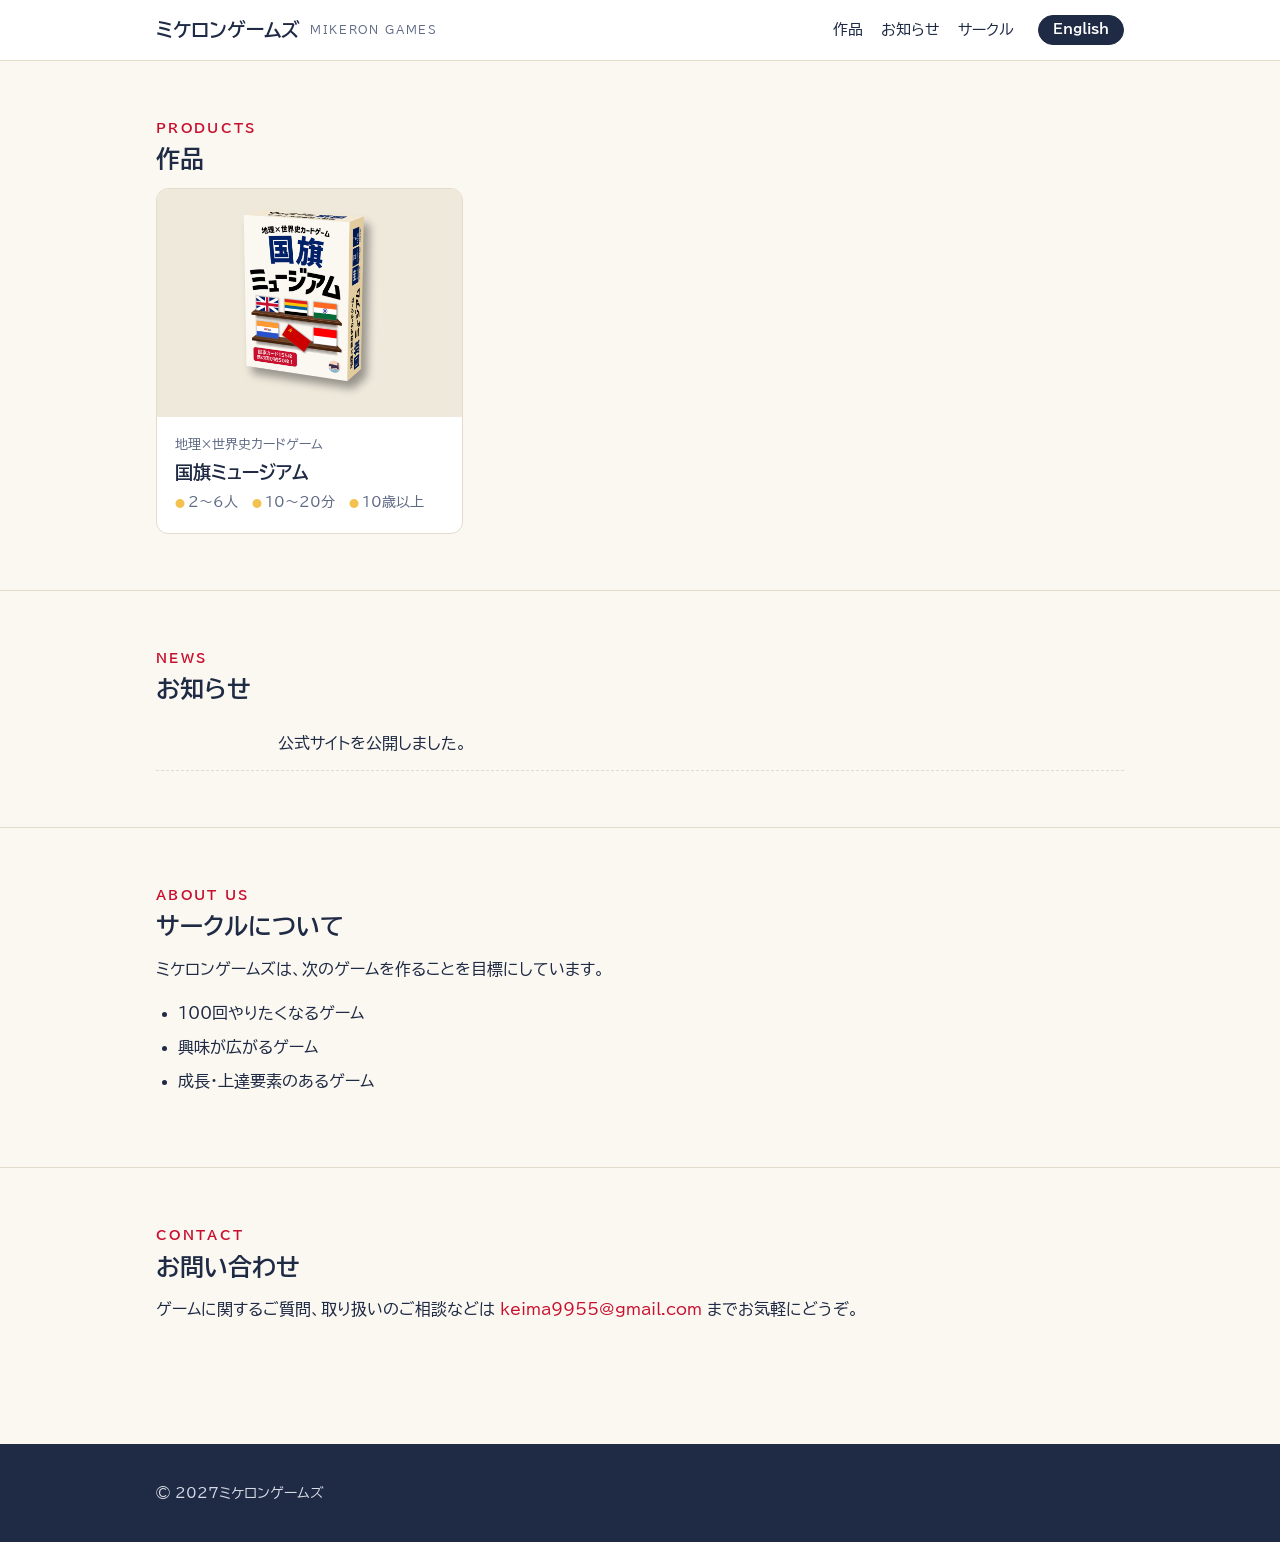
<file: index.html>
<!DOCTYPE html>
<html lang="ja">
<head>
  <meta charset="utf-8">
  <meta name="viewport" content="width=device-width, initial-scale=1">
  <title>ミケロンゲームズ | ボードゲーム制作サークル</title>
  <meta name="description" content="ミケロンゲームズはボードゲームを作るサークルです。国旗と歴史のカードゲーム『国旗ミュージアム』を制作しています。">
  <link rel="alternate" hreflang="ja" href="https://mikeron-games.com/">
  <link rel="alternate" hreflang="en" href="https://mikeron-games.com/en/">
  <link rel="icon" href="/img/favicon.png">
  <link rel="apple-touch-icon" href="/img/apple-touch-icon.png">
  <link rel="preconnect" href="https://fonts.googleapis.com">
  <link href="https://fonts.googleapis.com/css2?family=BIZ+UDPGothic:wght@400;700&display=swap" rel="stylesheet">
  <link rel="stylesheet" href="/css/style.css">
</head>
<body>

<header class="site-header">
  <div class="container">
    <a class="brand" href="/">ミケロンゲームズ <small>MIKERON GAMES</small></a>
    <nav class="nav">
      <a href="/games/">作品</a>
      <a href="/#news">お知らせ</a>
      <a href="/#about">サークル</a>
      <a class="lang" href="/en/" hreflang="en" lang="en">English</a>
    </nav>
  </div>
</header>

<main>


  <!-- 作品一覧 -->
  <section id="products">
    <div class="container">
      <span class="eyebrow">PRODUCTS</span>
      <h2>作品</h2>
      <ul class="cards">
        <li class="card">
          <a href="/games/flag_museum/">
            <div class="thumb"><img src="/games/flag_museum/img/box_lid.png" alt="国旗ミュージアムの箱" width="600" height="450"></div>
            <div class="body">
              <div class="genre">地理×世界史カードゲーム</div>
              <h3>国旗ミュージアム</h3>
              <ul class="spec"><li>2〜6人</li><li>10〜20分</li><li>10歳以上</li></ul>
            </div>
          </a>
        </li>
      </ul>
    </div>
  </section>

  <!-- お知らせ -->
  <section id="news">
    <div class="container">
      <span class="eyebrow">NEWS</span>
      <h2>お知らせ</h2>
      <ul class="news">
        <li><time></time><div>公式サイトを公開しました。</div></li>  <!-- 公開日が決まったら <time datetime="2026-MM-DD">2026.MM.DD</time> に -->
      </ul>
    </div>
  </section>

  <!-- サークルについて -->
  <section id="about">
    <div class="container">
      <span class="eyebrow">ABOUT US</span>
      <h2>サークルについて</h2>
      <p>ミケロンゲームズは、次のゲームを作ることを目標にしています。</p>
      <ul class="aims">
        <li>100回やりたくなるゲーム</li>
        <li>興味が広がるゲーム</li>
        <li>成長・上達要素のあるゲーム</li>
      </ul>
    </div>
  </section>

  <!-- お問い合わせ -->
  <section id="contact">
    <div class="container">
      <span class="eyebrow">CONTACT</span>
      <h2>お問い合わせ</h2>
      <p>ゲームに関するご質問、取り扱いのご相談などは <a class="mail" data-u="keima9955" data-d="gmail.com"><noscript>keima9955 (at) gmail.com</noscript></a> までお気軽にどうぞ。</p>
    </div>
  </section>

</main>

<footer class="site-footer">
  <div class="container">
    <div>© 2027ミケロンゲームズ</div>

  </div>
</footer>

<script src="/js/mail.js" defer></script>
</body>
</html>
</file>
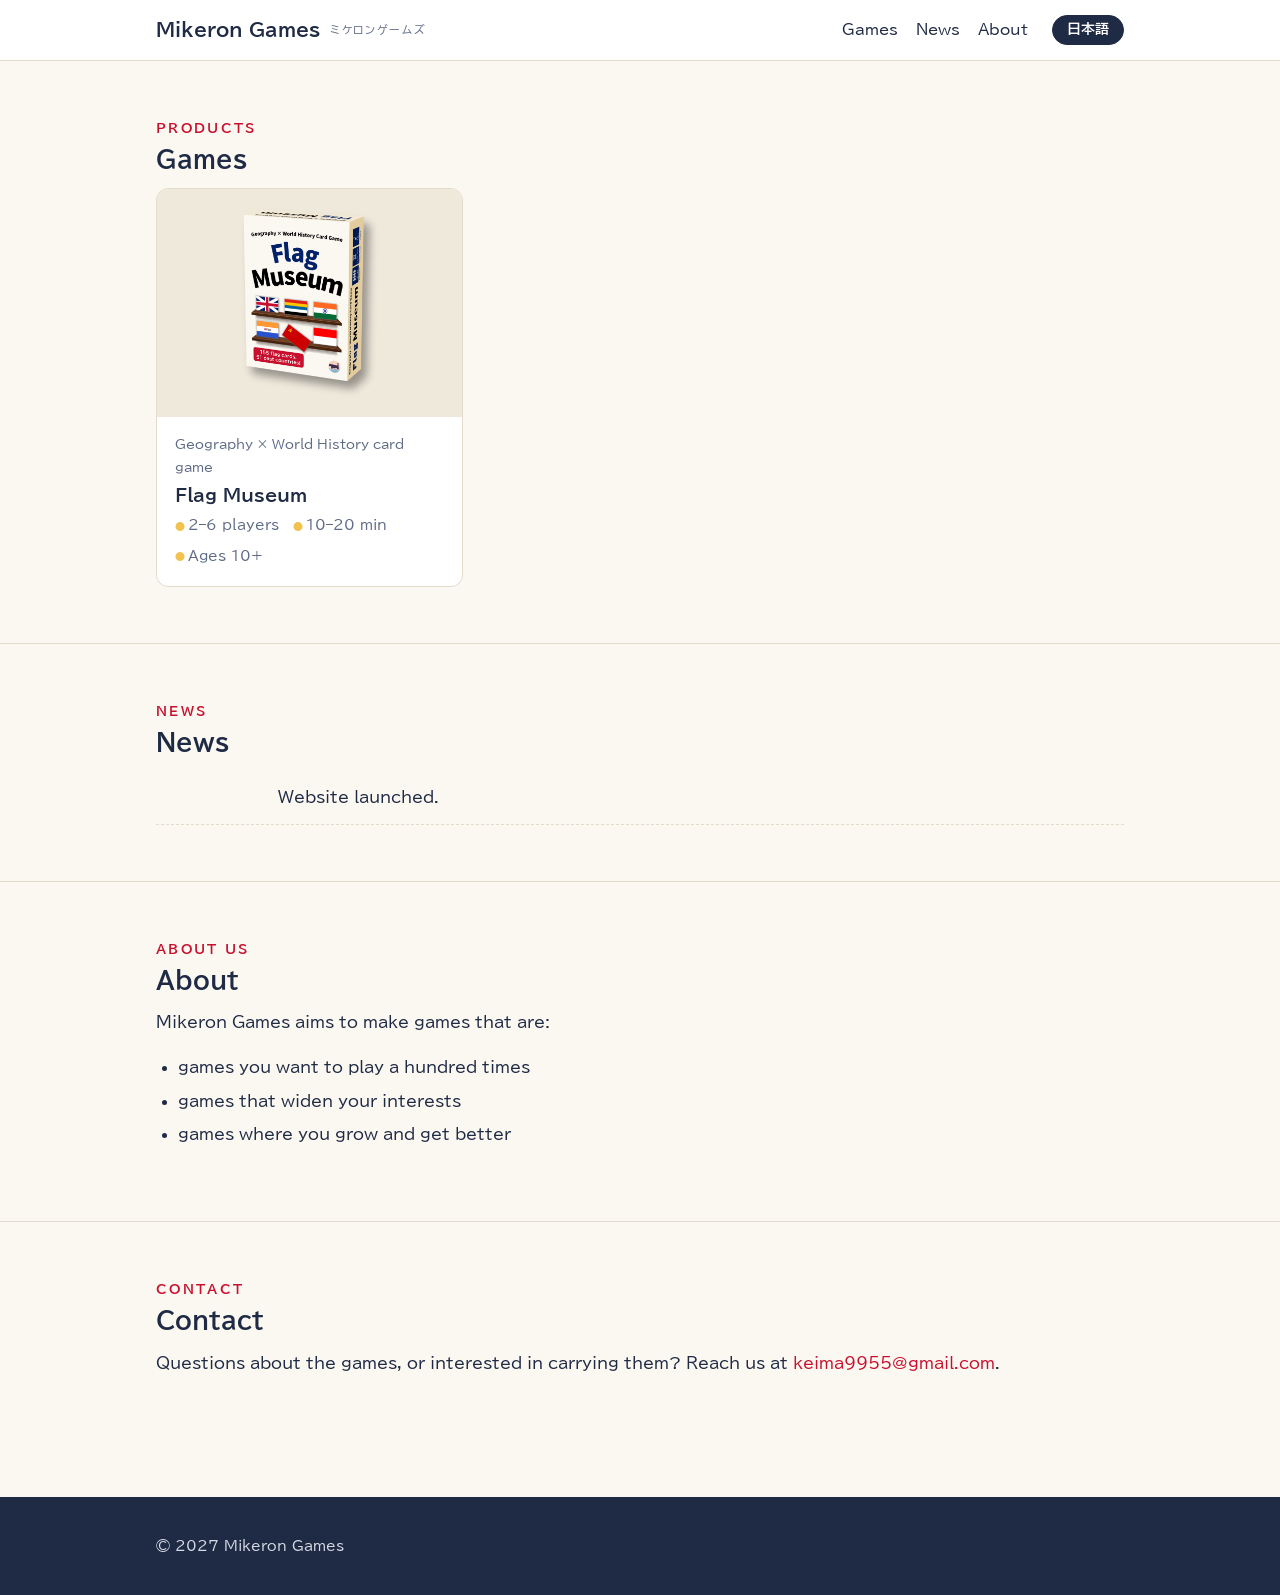
<file: en/index.html>
<!DOCTYPE html>
<html lang="en">
<head>
  <meta charset="utf-8">
  <meta name="viewport" content="width=device-width, initial-scale=1">
  <title>Mikeron Games | Board game studio</title>
  <meta name="description" content="Mikeron Games is a small board game studio. Our first title is Flag Museum, a geography and world-history card game.">
  <link rel="alternate" hreflang="ja" href="https://mikeron-games.com/">
  <link rel="alternate" hreflang="en" href="https://mikeron-games.com/en/">
  <link rel="icon" href="/img/favicon.png">
  <link rel="apple-touch-icon" href="/img/apple-touch-icon.png">
  <link rel="preconnect" href="https://fonts.googleapis.com">
  <link href="https://fonts.googleapis.com/css2?family=BIZ+UDPGothic:wght@400;700&display=swap" rel="stylesheet">
  <link rel="stylesheet" href="/css/style.css">
</head>
<body>

<header class="site-header">
  <div class="container">
    <a class="brand" href="/en/">Mikeron Games <small>ミケロンゲームズ</small></a>
    <nav class="nav">
      <a href="/en/games/">Games</a>
      <a href="/en/#news">News</a>
      <a href="/en/#about">About</a>
      <a class="lang" href="/" hreflang="ja" lang="ja">日本語</a>
    </nav>
  </div>
</header>

<main>

  <!-- Games -->
  <section id="products">
    <div class="container">
      <span class="eyebrow">PRODUCTS</span>
      <h2>Games</h2>
      <ul class="cards">
        <li class="card">
          <a href="/en/games/flag_museum/">
            <div class="thumb"><img src="/games/flag_museum/img/box_lid_en.png" alt="Flag Museum box" width="600" height="450"></div>
            <div class="body">
              <div class="genre">Geography × World History card game</div>
              <h3>Flag Museum</h3>
              <ul class="spec"><li>2–6 players</li><li>10–20 min</li><li>Ages 10+</li></ul>
            </div>
          </a>
        </li>
      </ul>
    </div>
  </section>

  <!-- News -->
  <section id="news">
    <div class="container">
      <span class="eyebrow">NEWS</span>
      <h2>News</h2>
      <ul class="news">
        <li><time></time><div>Website launched.</div></li>  <!-- add the date: <time datetime="2026-MM-DD">2026.MM.DD</time> -->
      </ul>
    </div>
  </section>

  <!-- About -->
  <section id="about">
    <div class="container">
      <span class="eyebrow">ABOUT US</span>
      <h2>About</h2>
      <p>Mikeron Games aims to make games that are:</p>
      <ul class="aims">
        <li>games you want to play a hundred times</li>
        <li>games that widen your interests</li>
        <li>games where you grow and get better</li>
      </ul>
    </div>
  </section>

  <!-- Contact -->
  <section id="contact">
    <div class="container">
      <span class="eyebrow">CONTACT</span>
      <h2>Contact</h2>
      <p>Questions about the games, or interested in carrying them? Reach us at <a class="mail" data-u="keima9955" data-d="gmail.com"><noscript>keima9955 (at) gmail.com</noscript></a>.</p>
    </div>
  </section>

</main>

<footer class="site-footer">
  <div class="container">
    <div>© 2027 Mikeron Games</div>

  </div>
</footer>

<script src="/js/mail.js" defer></script>
</body>
</html>
</file>
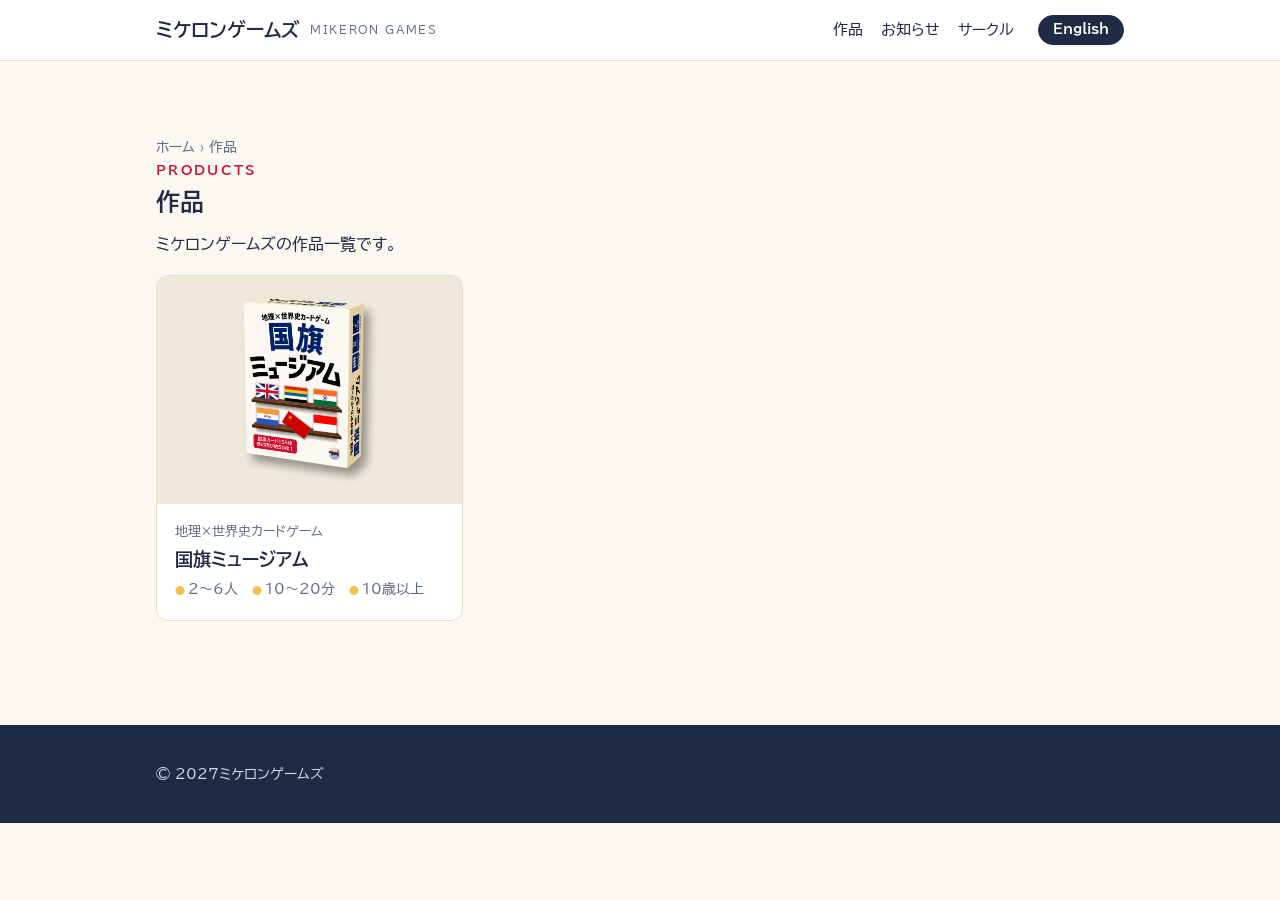
<file: games/index.html>
<!DOCTYPE html>
<html lang="ja">
<head>
  <meta charset="utf-8">
  <meta name="viewport" content="width=device-width, initial-scale=1">
  <title>作品 | ミケロンゲームズ</title>
  <meta name="description" content="ミケロンゲームズの作品一覧。">
  <link rel="alternate" hreflang="ja" href="https://mikeron-games.com/games/">
  <link rel="alternate" hreflang="en" href="https://mikeron-games.com/en/games/">
  <link rel="icon" href="/img/favicon.png">
  <link rel="apple-touch-icon" href="/img/apple-touch-icon.png">
  <link rel="preconnect" href="https://fonts.googleapis.com">
  <link href="https://fonts.googleapis.com/css2?family=BIZ+UDPGothic:wght@400;700&display=swap" rel="stylesheet">
  <link rel="stylesheet" href="/css/style.css">
</head>
<body>

<header class="site-header">
  <div class="container">
    <a class="brand" href="/">ミケロンゲームズ <small>MIKERON GAMES</small></a>
    <nav class="nav">
      <a href="/games/">作品</a>
      <a href="/#news">お知らせ</a>
      <a href="/#about">サークル</a>
      <a class="lang" href="/en/games/" hreflang="en" lang="en">English</a>
    </nav>
  </div>
</header>

<main>
  <section>
    <div class="container">
      <p class="breadcrumb"><a href="/">ホーム</a> › 作品</p>
      <span class="eyebrow">PRODUCTS</span>
      <h2>作品</h2>
      <p>ミケロンゲームズの作品一覧です。</p>
      <ul class="cards">
        <li class="card">
          <a href="/games/flag_museum/">
            <div class="thumb"><img src="/games/flag_museum/img/box_lid.png" alt="国旗ミュージアムの箱" width="600" height="450"></div>
            <div class="body">
              <div class="genre">地理×世界史カードゲーム</div>
              <h3>国旗ミュージアム</h3>
              <ul class="spec"><li>2〜6人</li><li>10〜20分</li><li>10歳以上</li></ul>
            </div>
          </a>
        </li>
        <!-- 次の作品はこの <li class="card"> … </li> を複製して足す -->
      </ul>
    </div>
  </section>
</main>

<footer class="site-footer">
  <div class="container">
    <div>© 2027ミケロンゲームズ</div>
  </div>
</footer>

</body>
</html>
</file>
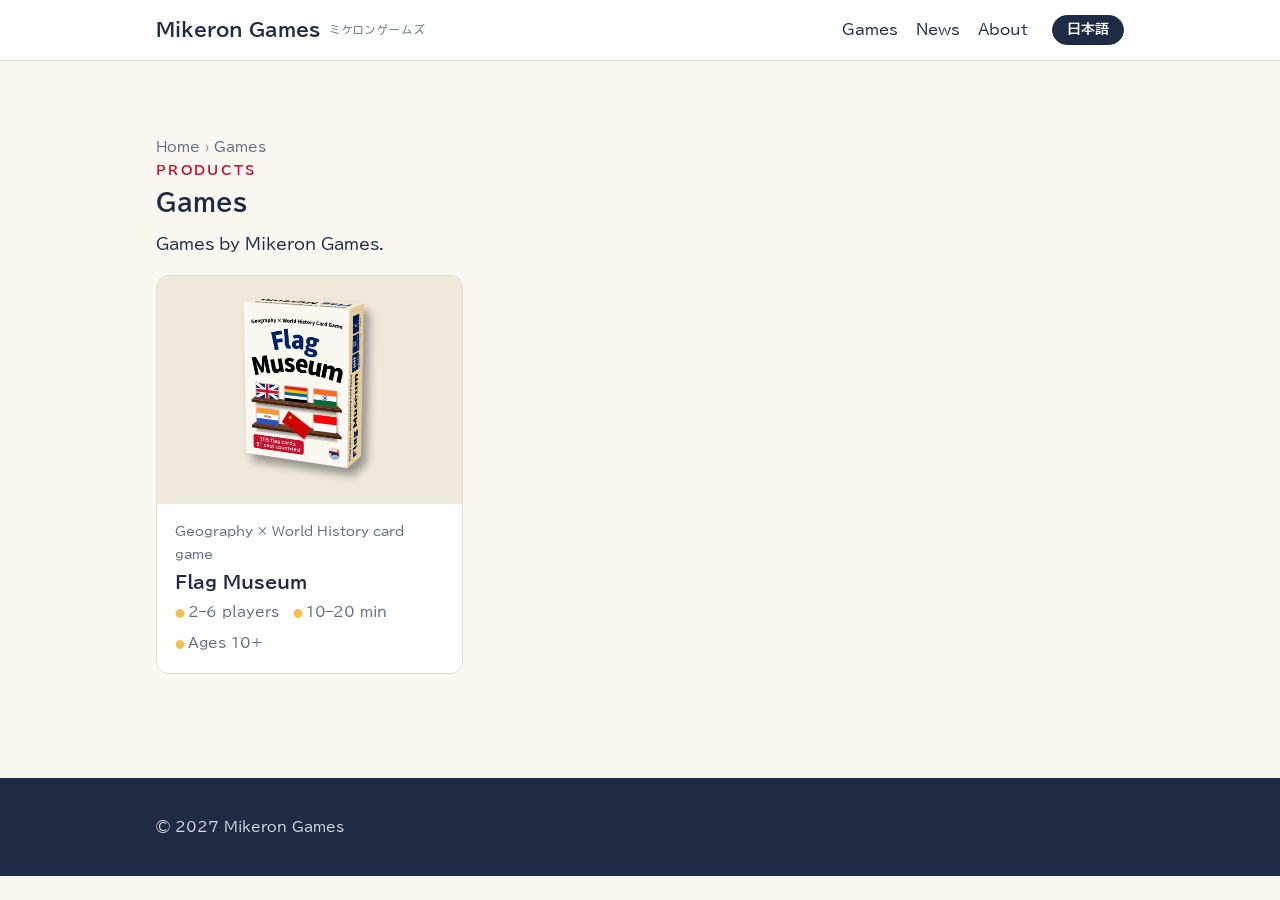
<file: en/games/index.html>
<!DOCTYPE html>
<html lang="en">
<head>
  <meta charset="utf-8">
  <meta name="viewport" content="width=device-width, initial-scale=1">
  <title>Games | Mikeron Games</title>
  <meta name="description" content="Games by Mikeron Games.">
  <link rel="alternate" hreflang="ja" href="https://mikeron-games.com/games/">
  <link rel="alternate" hreflang="en" href="https://mikeron-games.com/en/games/">
  <link rel="icon" href="/img/favicon.png">
  <link rel="apple-touch-icon" href="/img/apple-touch-icon.png">
  <link rel="preconnect" href="https://fonts.googleapis.com">
  <link href="https://fonts.googleapis.com/css2?family=BIZ+UDPGothic:wght@400;700&display=swap" rel="stylesheet">
  <link rel="stylesheet" href="/css/style.css">
</head>
<body>

<header class="site-header">
  <div class="container">
    <a class="brand" href="/en/">Mikeron Games <small>ミケロンゲームズ</small></a>
    <nav class="nav">
      <a href="/en/games/">Games</a>
      <a href="/en/#news">News</a>
      <a href="/en/#about">About</a>
      <a class="lang" href="/games/" hreflang="ja" lang="ja">日本語</a>
    </nav>
  </div>
</header>

<main>
  <section>
    <div class="container">
      <p class="breadcrumb"><a href="/en/">Home</a> › Games</p>
      <span class="eyebrow">PRODUCTS</span>
      <h2>Games</h2>
      <p>Games by Mikeron Games.</p>
      <ul class="cards">
        <li class="card">
          <a href="/en/games/flag_museum/">
            <div class="thumb"><img src="/games/flag_museum/img/box_lid_en.png" alt="Flag Museum box" width="600" height="450"></div>
            <div class="body">
              <div class="genre">Geography × World History card game</div>
              <h3>Flag Museum</h3>
              <ul class="spec"><li>2–6 players</li><li>10–20 min</li><li>Ages 10+</li></ul>
            </div>
          </a>
        </li>
        <!-- To add a game, copy the <li class="card"> … </li> block above -->
      </ul>
    </div>
  </section>
</main>

<footer class="site-footer">
  <div class="container">
    <div>© 2027 Mikeron Games</div>
  </div>
</footer>

</body>
</html>
</file>
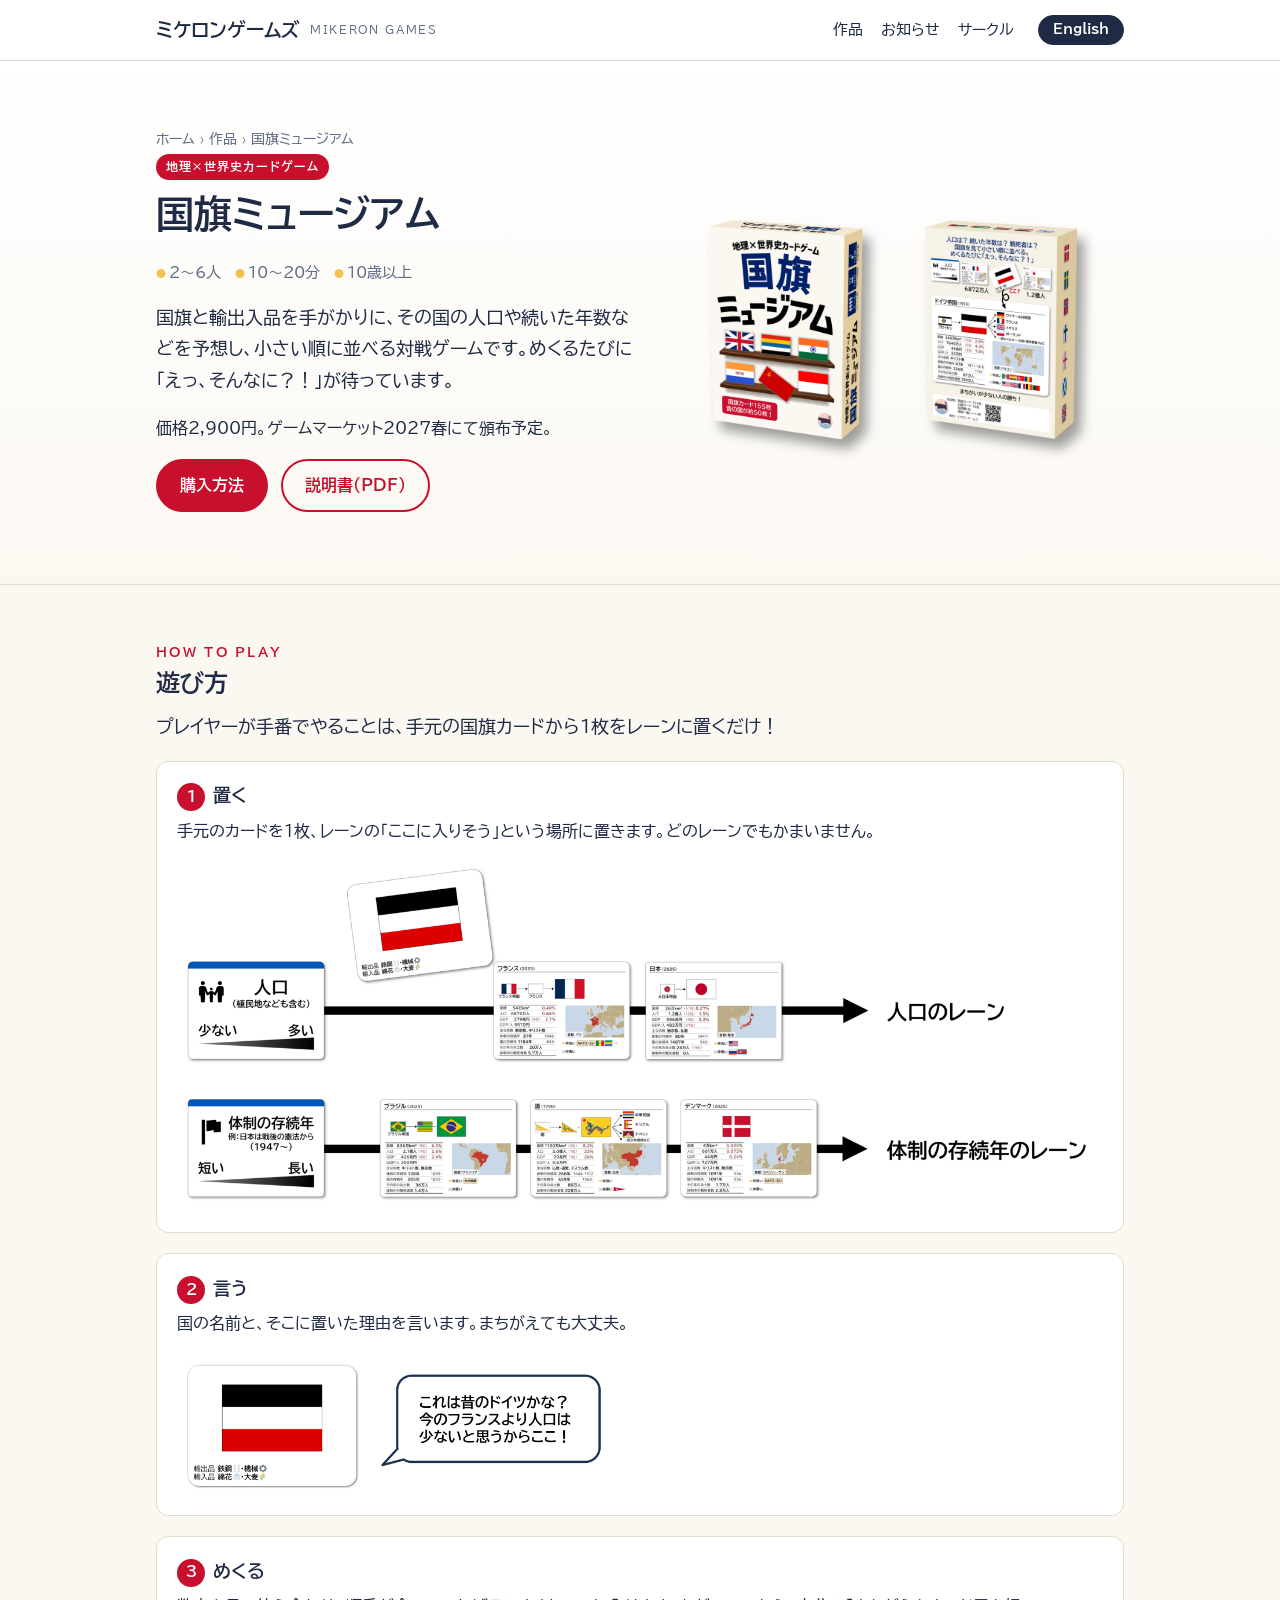
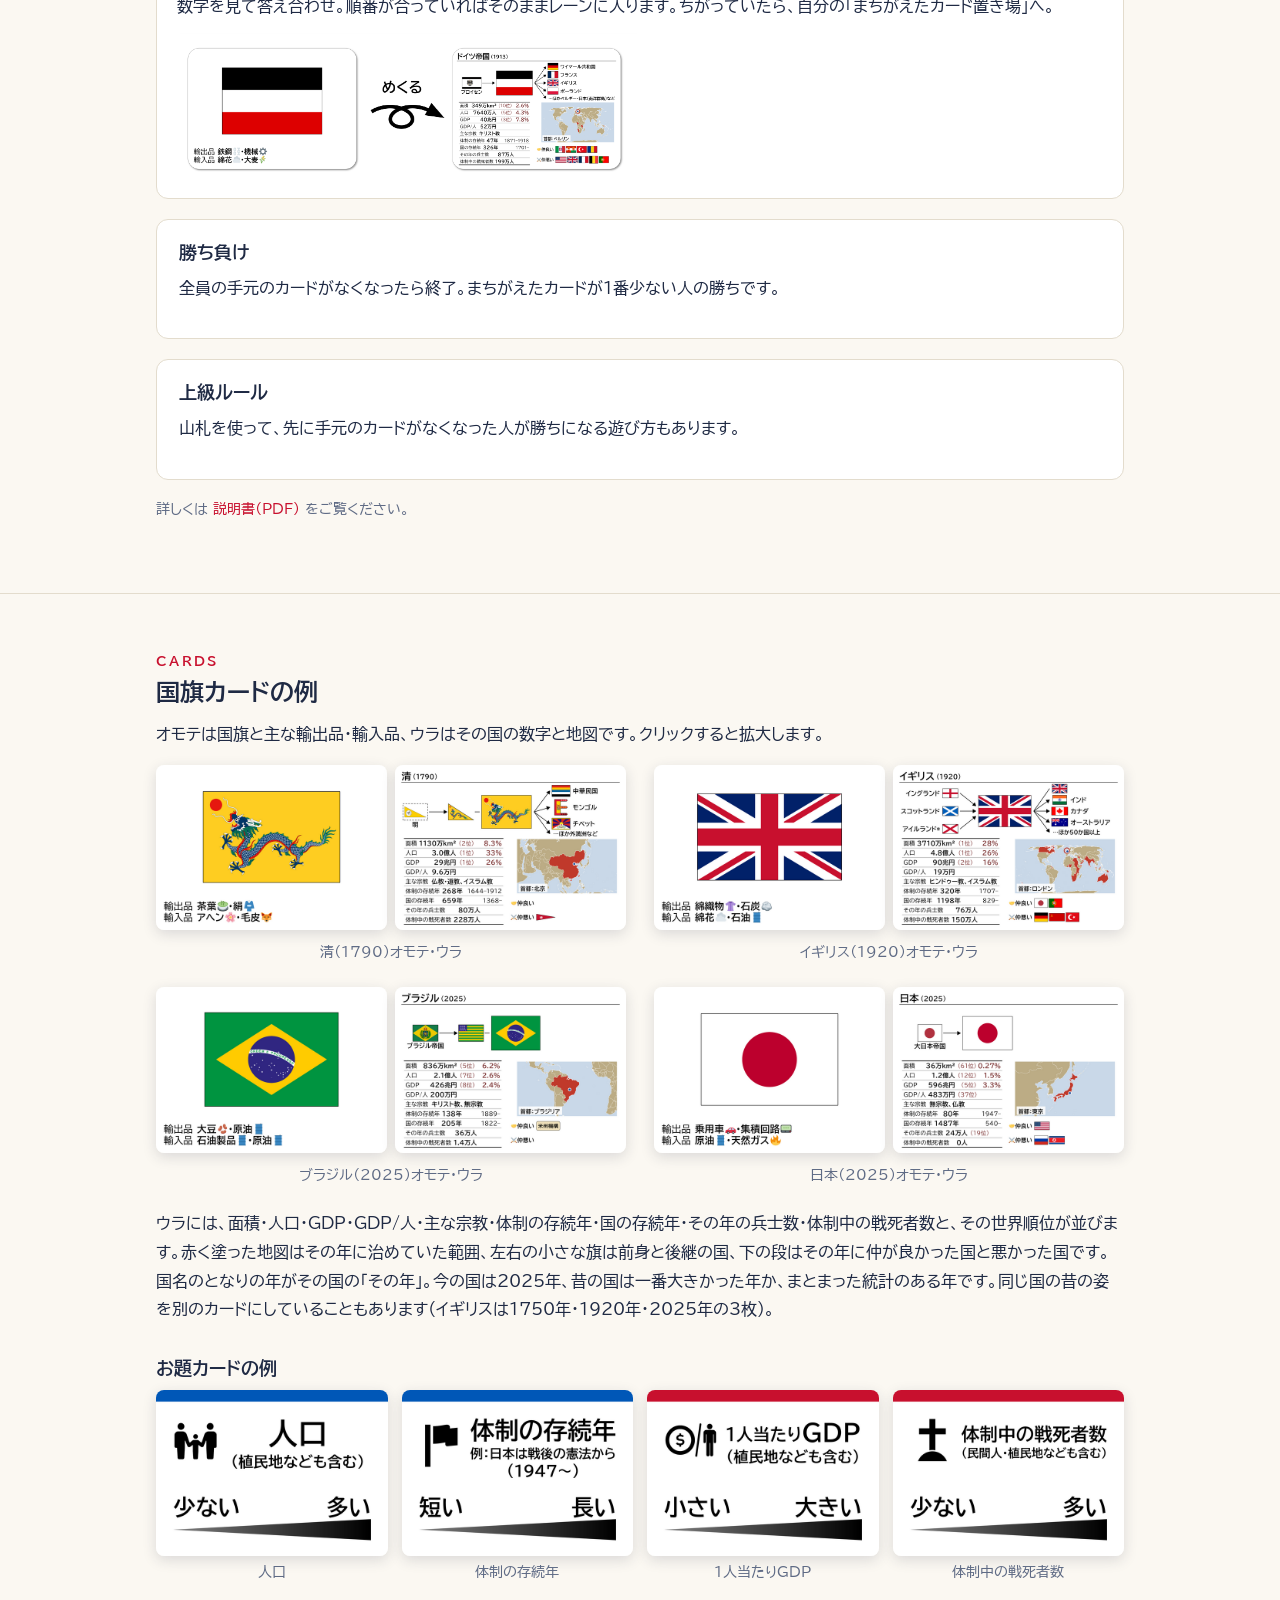
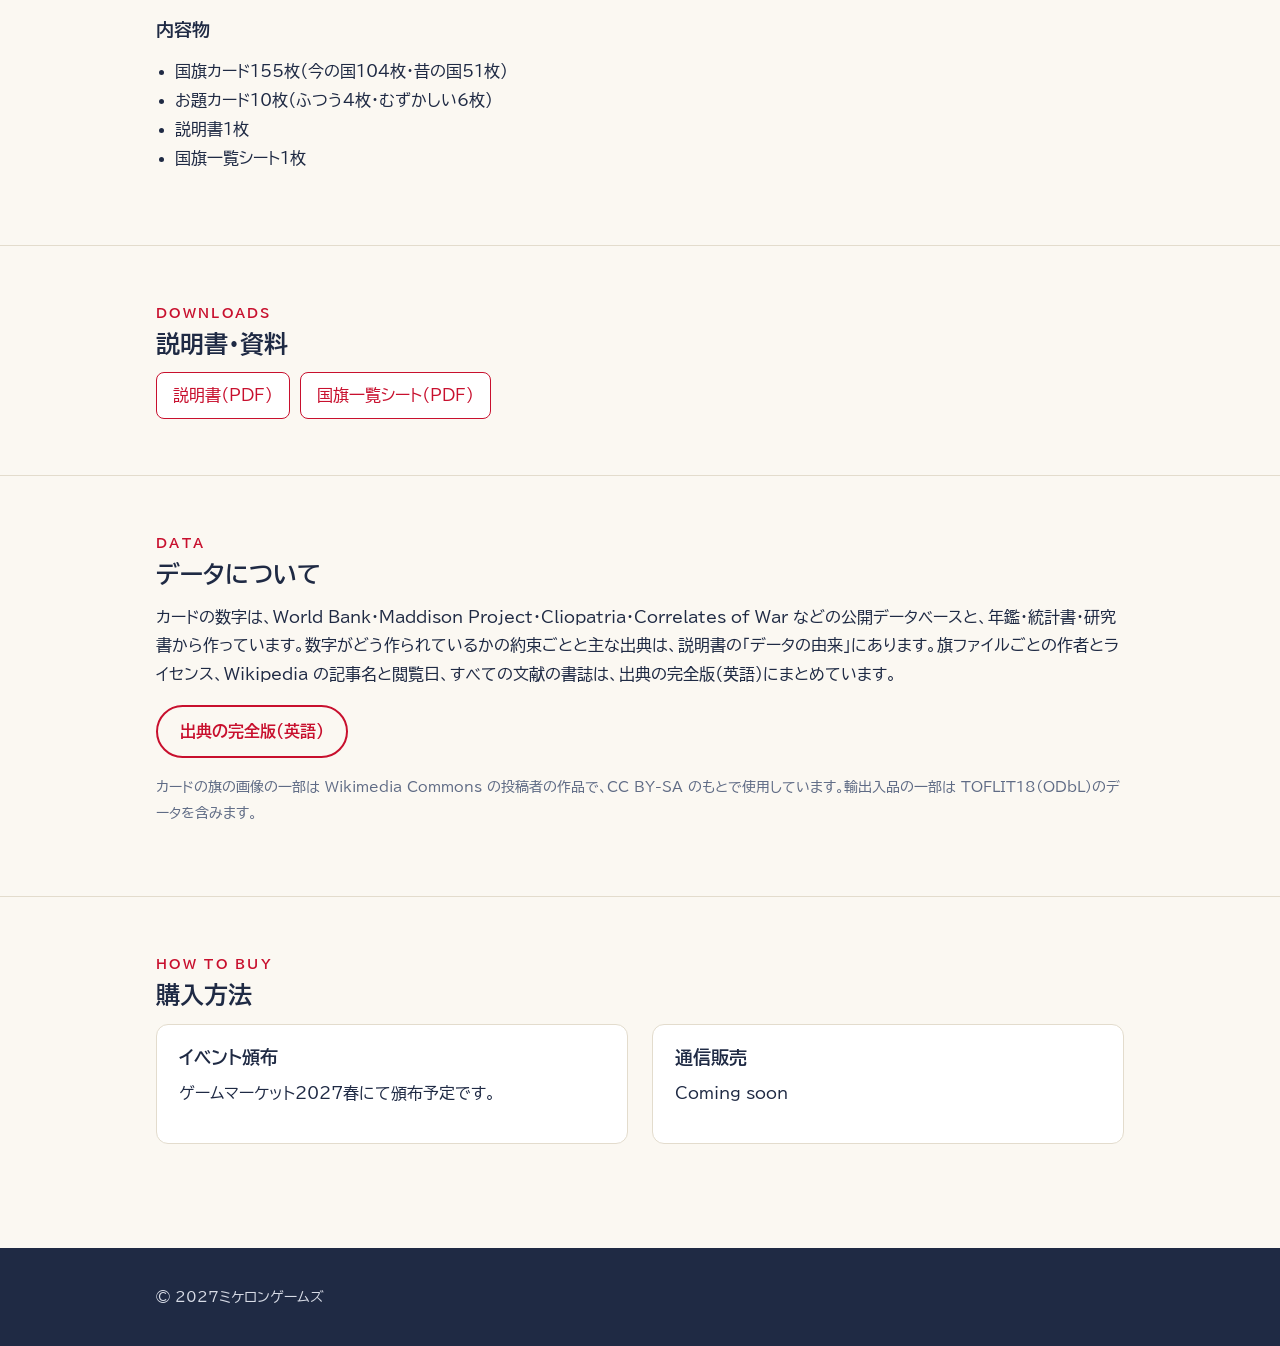
<file: games/flag_museum/index.html>
<!DOCTYPE html>
<html lang="ja">
<head>
  <meta charset="utf-8">
  <meta name="viewport" content="width=device-width, initial-scale=1">
  <title>国旗ミュージアム | ミケロンゲームズ</title>
  <meta name="description" content="国旗と輸出入品を手がかりに、その国の人口や続いた年数などを予想し、小さい順に並べる対戦カードゲーム。国旗カード155枚（今の国104・昔の国51）。2〜6人・10〜20分・10歳以上。">
  <meta property="og:title" content="国旗ミュージアム | ミケロンゲームズ">
  <meta property="og:description" content="国旗と輸出入品を手がかりに、その国の人口や続いた年数などを予想し、小さい順に並べる対戦カードゲーム。">
  <meta property="og:image" content="https://mikeron-games.com/games/flag_museum/img/box_pair.png">
  <link rel="alternate" hreflang="ja" href="https://mikeron-games.com/games/flag_museum/">
  <link rel="alternate" hreflang="en" href="https://mikeron-games.com/en/games/flag_museum/">
  <link rel="icon" href="/img/favicon.png">
  <link rel="apple-touch-icon" href="/img/apple-touch-icon.png">
  <link rel="preconnect" href="https://fonts.googleapis.com">
  <link href="https://fonts.googleapis.com/css2?family=BIZ+UDPGothic:wght@400;700&display=swap" rel="stylesheet">
  <link rel="stylesheet" href="/css/style.css">
</head>
<body>

<header class="site-header">
  <div class="container">
    <a class="brand" href="/">ミケロンゲームズ <small>MIKERON GAMES</small></a>
    <nav class="nav">
      <a href="/games/">作品</a>
      <a href="/#news">お知らせ</a>
      <a href="/#about">サークル</a>
      <a class="lang" href="/en/games/flag_museum/" hreflang="en" lang="en">English</a>
    </nav>
  </div>
</header>

<main>

  <section class="hero">
    <div class="container">
      <p class="breadcrumb"><a href="/">ホーム</a> › <a href="/games/">作品</a> › 国旗ミュージアム</p>
      <div class="hero-grid">
        <div>
          <span class="badge">地理×世界史カードゲーム</span>
          <h1>国旗ミュージアム</h1>
          <ul class="spec">
            <li>2〜6人</li><li>10〜20分</li><li>10歳以上</li>
          </ul>
          <p class="lead">国旗と輸出入品を手がかりに、その国の人口や続いた年数などを予想し、小さい順に並べる対戦ゲームです。めくるたびに「えっ、そんなに？！」が待っています。</p>
          <p>価格2,900円。ゲームマーケット2027春にて頒布予定。</p>
          <p>
            <a class="btn" href="#buy">購入方法</a>
            <a class="btn ghost" href="pdf/説明書_JA.pdf">説明書（PDF）</a>
          </p>
        </div>
        <div>
          <a class="zoom" href="img/box_pair_L.png"><img src="img/box_pair.png" alt="国旗ミュージアムの箱（表と裏）" width="1200" height="900"></a>
        </div>
      </div>
    </div>
  </section>

  <section id="howto">
    <div class="container">
      <span class="eyebrow">HOW TO PLAY</span>
      <h2>遊び方</h2>

      <p class="lead">プレイヤーが手番でやることは、手元の国旗カードから1枚をレーンに置くだけ！</p>
      <ol class="howto">
        <li>
          <h3>置く</h3>
          <p>手元のカードを1枚、レーンの「ここに入りそう」という場所に置きます。どのレーンでもかまいません。</p>
          <figure class="wide"><a class="zoom" href="img/howtoplay_ja1.png"><img src="img/howtoplay_ja1_web.png" alt="人口のレーンと体制の存続年のレーンに国旗カードが並び、手元のカードを置くところ" width="1600" height="616"></a></figure>
        </li>
        <li>
          <h3>言う</h3>
          <p>国の名前と、そこに置いた理由を言います。まちがえても大丈夫。</p>
          <figure class="wide half"><a class="zoom" href="img/howtoplay_ja2.png"><img src="img/howtoplay_ja2_web.png" alt="国の名前と理由を言うところ" width="1600" height="507"></a></figure>
        </li>
        <li>
          <h3>めくる</h3>
          <p>数字を見て答え合わせ。順番が合っていればそのままレーンに入ります。ちがっていたら、自分の「まちがえたカード置き場」へ。</p>
          <figure class="wide half"><a class="zoom" href="img/howtoplay_ja3.png"><img src="img/howtoplay_ja3_web.png" alt="カードをめくって数字を見るところ" width="1600" height="507"></a></figure>
        </li>
      </ol>

      <div class="stack">
        <div class="box">
          <h3>勝ち負け</h3>
          <p>全員の手元のカードがなくなったら終了。まちがえたカードが1番少ない人の勝ちです。</p>
        </div>
        <div class="box">
          <h3>上級ルール</h3>
          <p>山札を使って、先に手元のカードがなくなった人が勝ちになる遊び方もあります。</p>
        </div>
      </div>
      <p class="note" style="margin-top:16px">詳しくは <a href="pdf/説明書_JA.pdf">説明書（PDF）</a> をご覧ください。</p>
    </div>
  </section>

  <section id="cards">
    <div class="container">
      <span class="eyebrow">CARDS</span>
      <h2>国旗カードの例</h2>
      <p>オモテは国旗と主な輸出品・輸入品、ウラはその国の数字と地図です。クリックすると拡大します。</p>
      <div class="pairs">
        <figure class="pair">
          <a class="zoom" href="img/face_qing1790_L.png"><img src="img/face_qing1790.png" alt="清（1790）のオモテ" width="600" height="430"></a>
          <a class="zoom" href="img/back_qing1790_L.png"><img src="img/back_qing1790.png" alt="清（1790）のウラ" width="600" height="430"></a>
          <figcaption>清（1790）オモテ・ウラ</figcaption>
        </figure>
        <figure class="pair">
          <a class="zoom" href="img/face_uk1920_L.png"><img src="img/face_uk1920.png" alt="イギリス（1920）のオモテ" width="600" height="430"></a>
          <a class="zoom" href="img/back_uk1920_L.png"><img src="img/back_uk1920.png" alt="イギリス（1920）のウラ" width="600" height="430"></a>
          <figcaption>イギリス（1920）オモテ・ウラ</figcaption>
        </figure>
        <figure class="pair">
          <a class="zoom" href="img/face_brazil_L.png"><img src="img/face_brazil.png" alt="ブラジル（2025）のオモテ" width="600" height="430"></a>
          <a class="zoom" href="img/back_brazil_L.png"><img src="img/back_brazil.png" alt="ブラジル（2025）のウラ" width="600" height="430"></a>
          <figcaption>ブラジル（2025）オモテ・ウラ</figcaption>
        </figure>
        <figure class="pair">
          <a class="zoom" href="img/face_japan_L.png"><img src="img/face_japan.png" alt="日本（2025）のオモテ" width="600" height="430"></a>
          <a class="zoom" href="img/back_japan_L.png"><img src="img/back_japan.png" alt="日本（2025）のウラ" width="600" height="430"></a>
          <figcaption>日本（2025）オモテ・ウラ</figcaption>
        </figure>
      </div>
      <p>ウラには、面積・人口・GDP・GDP/人・主な宗教・体制の存続年・国の存続年・その年の兵士数・体制中の戦死者数と、その世界順位が並びます。赤く塗った地図はその年に治めていた範囲、左右の小さな旗は前身と後継の国、下の段はその年に仲が良かった国と悪かった国です。国名のとなりの年がその国の「その年」。今の国は2025年、昔の国は一番大きかった年か、まとまった統計のある年です。同じ国の昔の姿を別のカードにしていることもあります（イギリスは1750年・1920年・2025年の3枚）。</p>

      <h3 style="margin-top:32px">お題カードの例</h3>
      <div class="topics">
        <figure><a class="zoom" href="img/topic_pop_L.png"><img src="img/topic_pop.png" alt="お題カード「人口」" width="600" height="430"></a><figcaption>人口</figcaption></figure>
        <figure><a class="zoom" href="img/topic_regime_L.png"><img src="img/topic_regime.png" alt="お題カード「体制の存続年」" width="600" height="430"></a><figcaption>体制の存続年</figcaption></figure>
        <figure><a class="zoom" href="img/topic_gdppc_L.png"><img src="img/topic_gdppc.png" alt="お題カード「1人当たりGDP」" width="600" height="430"></a><figcaption>1人当たりGDP</figcaption></figure>
        <figure><a class="zoom" href="img/topic_wardeaths_L.png"><img src="img/topic_wardeaths.png" alt="お題カード「体制中の戦死者数」" width="600" height="430"></a><figcaption>体制中の戦死者数</figcaption></figure>
      </div>

      <h3 style="margin-top:32px">内容物</h3>
      <ul class="contents">
        <li>国旗カード155枚（今の国104枚・昔の国51枚）</li>
        <li>お題カード10枚（ふつう4枚・むずかしい6枚）</li>
        <li>説明書1枚</li>
        <li>国旗一覧シート1枚</li>
      </ul>
    </div>
  </section>

  <section id="downloads">
    <div class="container">
      <span class="eyebrow">DOWNLOADS</span>
      <h2>説明書・資料</h2>
      <ul class="downloads">
        <li><a href="pdf/説明書_JA.pdf">説明書（PDF）</a></li>
        <li><a href="pdf/国旗一覧シート_JA.pdf">国旗一覧シート（PDF）</a></li>
        <!-- 正誤表ができたらコメントを外す: <li><a href="pdf/正誤表_JA.pdf">正誤表（PDF）</a></li> -->
      </ul>
      <!-- <p class="note">正誤表は、まちがいが見つかりしだい掲載します。</p> -->
    </div>
  </section>

  <section id="data">
    <div class="container">
      <span class="eyebrow">DATA</span>
      <h2>データについて</h2>
      <p>カードの数字は、World Bank・Maddison Project・Cliopatria・Correlates of War などの公開データベースと、年鑑・統計書・研究書から作っています。数字がどう作られているかの約束ごとと主な出典は、説明書の「データの由来」にあります。旗ファイルごとの作者とライセンス、Wikipedia の記事名と閲覧日、すべての文献の書誌は、出典の完全版（英語）にまとめています。</p>
      <p><a class="btn ghost" href="/en/games/flag_museum/credits/">出典の完全版（英語）</a></p>
      <p class="note">カードの旗の画像の一部は Wikimedia Commons の投稿者の作品で、CC BY-SA のもとで使用しています。輸出入品の一部は TOFLIT18（ODbL）のデータを含みます。</p>
    </div>
  </section>

  <section id="buy">
    <div class="container">
      <span class="eyebrow">HOW TO BUY</span>
      <h2>購入方法</h2>
      <div class="cols">
        <div class="box">
          <h3>イベント頒布</h3>
          <p>ゲームマーケット2027春にて頒布予定です。</p>
        </div>
        <div class="box">
          <h3>通信販売</h3>
          <p>Coming soon</p>
        </div>
      </div>
    </div>
  </section>

</main>

<footer class="site-footer">
  <div class="container">
    <div>© 2027ミケロンゲームズ</div>
  </div>
</footer>

<script src="/js/lightbox.js" defer></script>
</body>
</html>
</file>
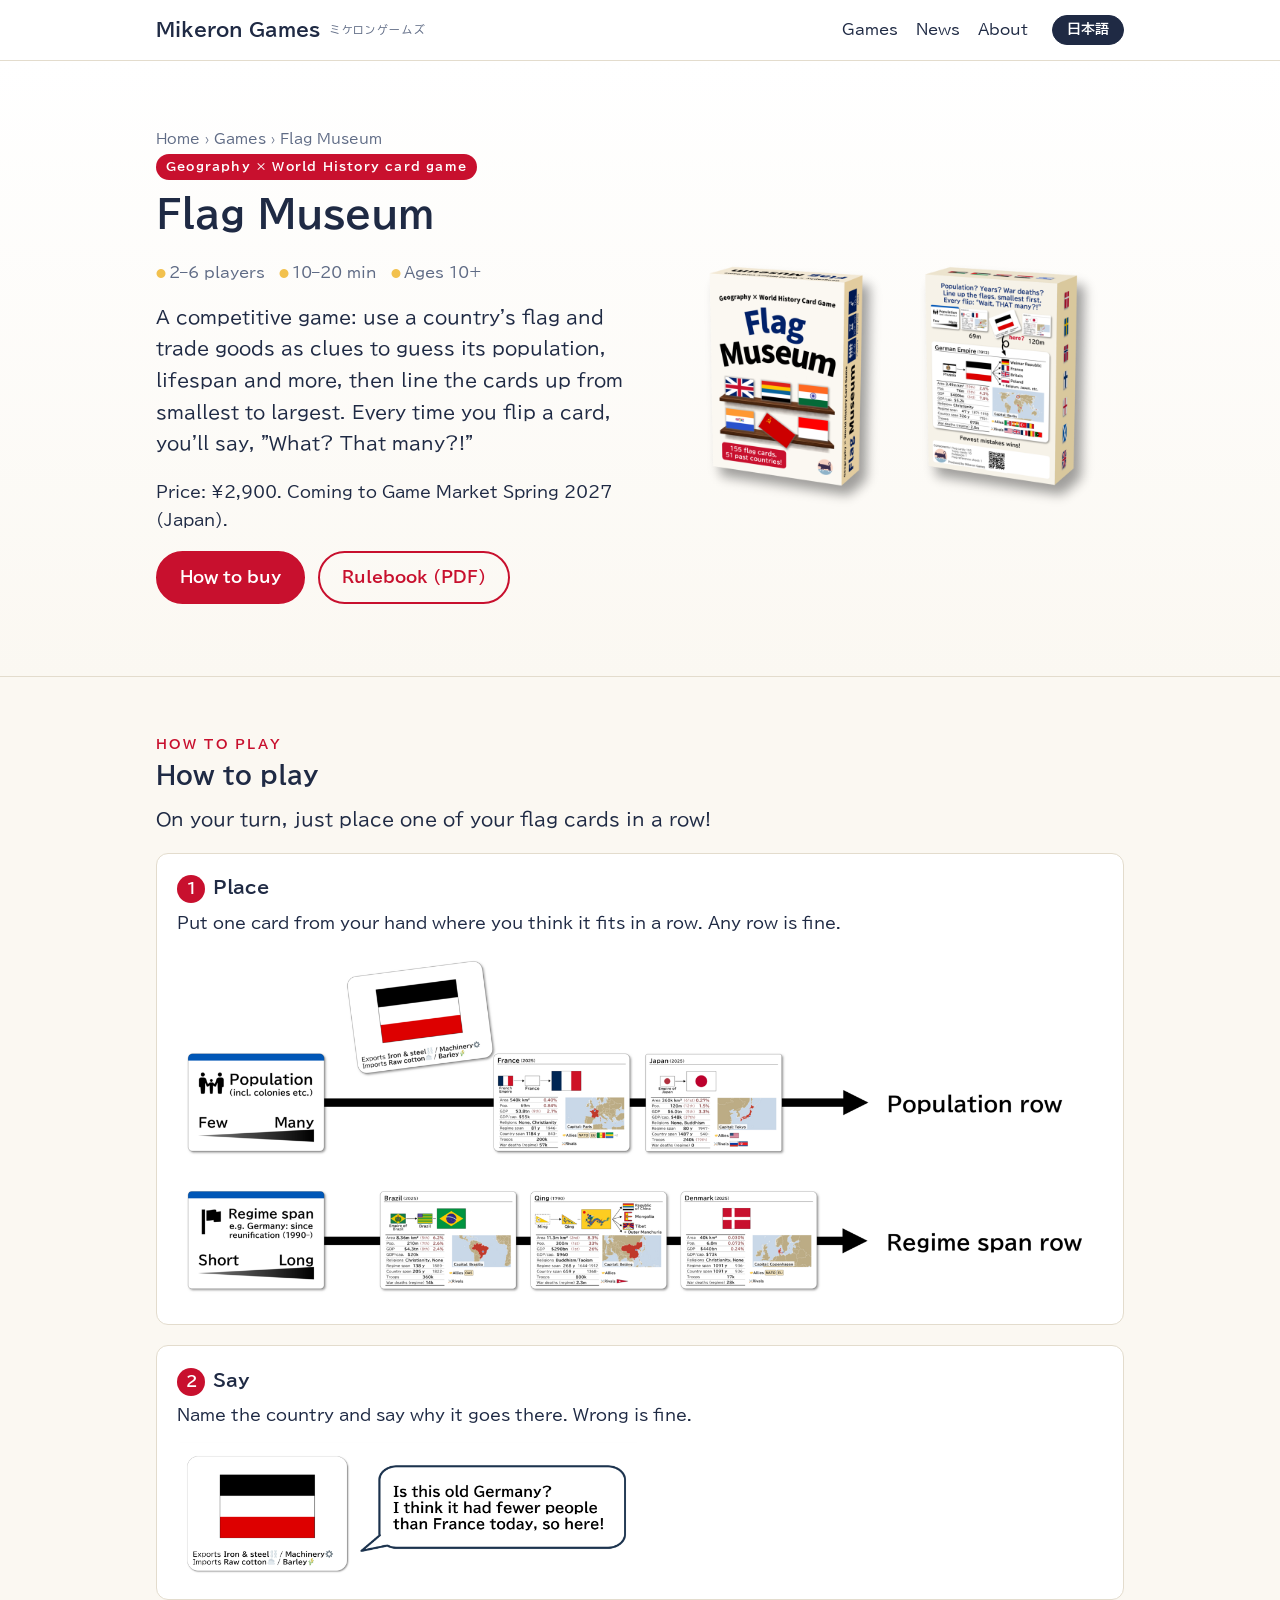
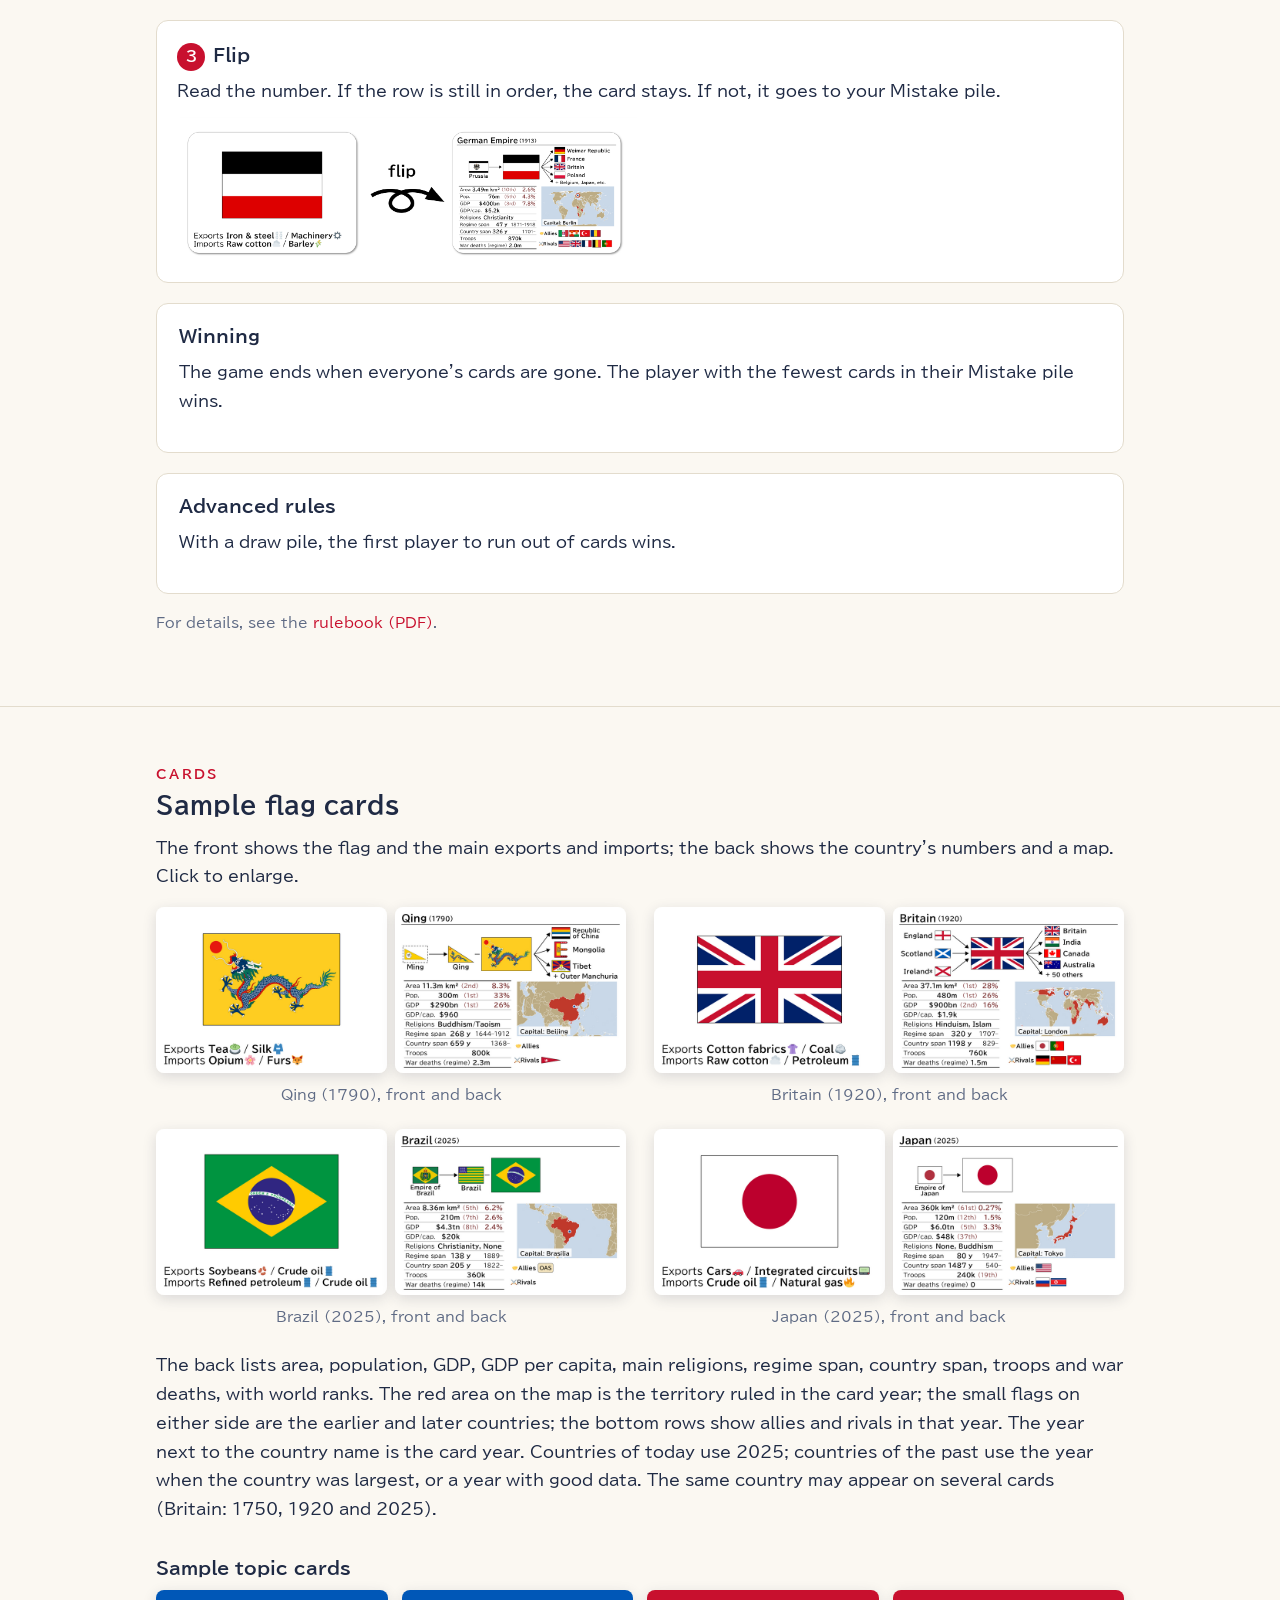
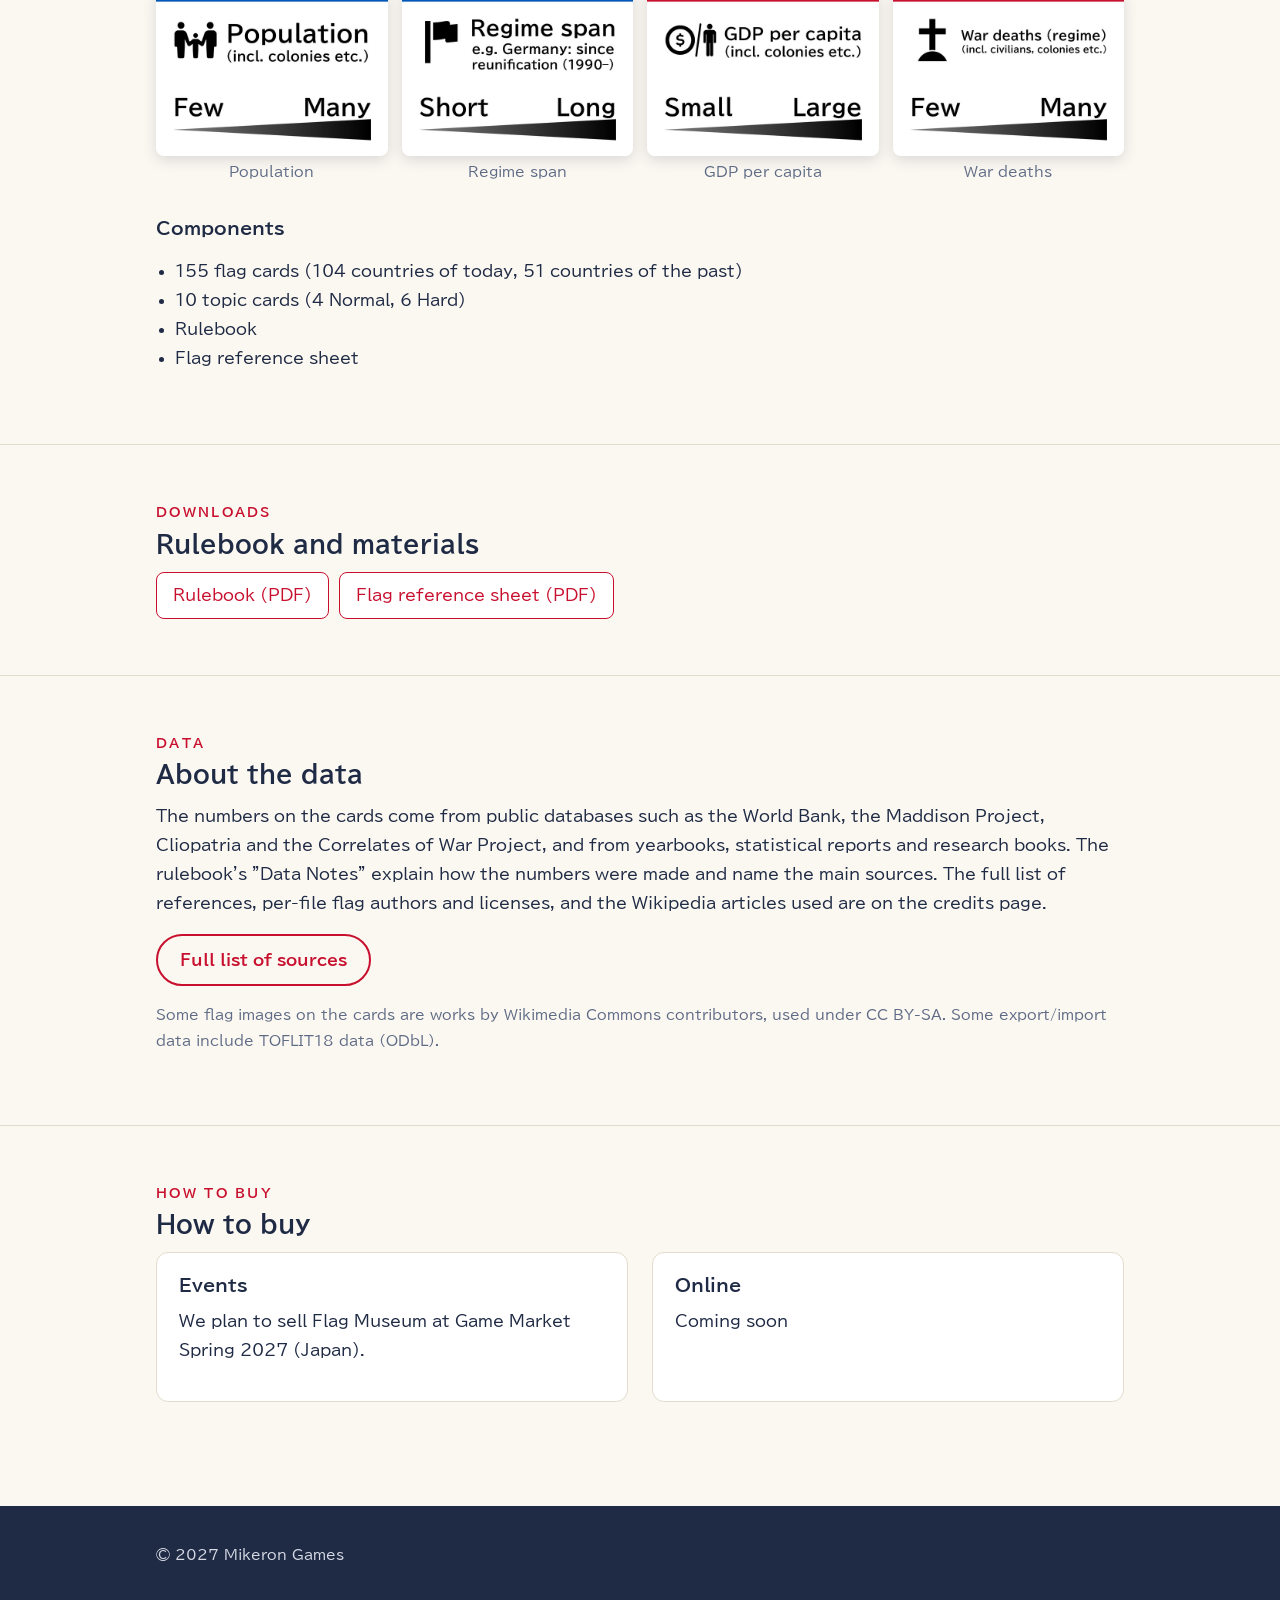
<file: en/games/flag_museum/index.html>
<!DOCTYPE html>
<html lang="en">
<head>
  <meta charset="utf-8">
  <meta name="viewport" content="width=device-width, initial-scale=1">
  <title>Flag Museum | Mikeron Games</title>
  <meta name="description" content="A competitive card game: use a country's flag and trade goods as clues to guess its population, lifespan and more, then line the cards up from smallest to largest. 155 flag cards (104 countries of today, 51 of the past). 2–6 players, 10–20 min, ages 10+.">
  <meta property="og:title" content="Flag Museum | Mikeron Games">
  <meta property="og:description" content="A competitive card game: use a country's flag and trade goods as clues to guess its population, lifespan and more, then line the cards up from smallest to largest.">
  <meta property="og:image" content="https://mikeron-games.com/games/flag_museum/img/box_pair_en.png">
  <link rel="alternate" hreflang="ja" href="https://mikeron-games.com/games/flag_museum/">
  <link rel="alternate" hreflang="en" href="https://mikeron-games.com/en/games/flag_museum/">
  <link rel="icon" href="/img/favicon.png">
  <link rel="apple-touch-icon" href="/img/apple-touch-icon.png">
  <link rel="preconnect" href="https://fonts.googleapis.com">
  <link href="https://fonts.googleapis.com/css2?family=BIZ+UDPGothic:wght@400;700&display=swap" rel="stylesheet">
  <link rel="stylesheet" href="/css/style.css">
</head>
<body>

<header class="site-header">
  <div class="container">
    <a class="brand" href="/en/">Mikeron Games <small>ミケロンゲームズ</small></a>
    <nav class="nav">
      <a href="/en/games/">Games</a>
      <a href="/en/#news">News</a>
      <a href="/en/#about">About</a>
      <a class="lang" href="/games/flag_museum/" hreflang="ja" lang="ja">日本語</a>
    </nav>
  </div>
</header>

<main>

  <section class="hero">
    <div class="container">
      <p class="breadcrumb"><a href="/en/">Home</a> › <a href="/en/games/">Games</a> › Flag Museum</p>
      <div class="hero-grid">
        <div>
          <span class="badge">Geography × World History card game</span>
          <h1>Flag Museum</h1>
          <ul class="spec">
            <li>2–6 players</li><li>10–20 min</li><li>Ages 10+</li>
          </ul>
          <p class="lead">A competitive game: use a country's flag and trade goods as clues to guess its population, lifespan and more, then line the cards up from smallest to largest. Every time you flip a card, you'll say, "What? That many?!"</p>
          <p>Price: ¥2,900. Coming to Game Market Spring 2027 (Japan).</p>
          <p>
            <a class="btn" href="#buy">How to buy</a>
            <a class="btn ghost" href="/games/flag_museum/pdf/Rulebook_EN.pdf">Rulebook (PDF)</a>
          </p>
        </div>
        <div>
          <a class="zoom" href="/games/flag_museum/img/box_pair_en_L.png"><img src="/games/flag_museum/img/box_pair_en.png" alt="The Flag Museum box, front and back" width="1200" height="900"></a>
        </div>
      </div>
    </div>
  </section>

  <section id="howto">
    <div class="container">
      <span class="eyebrow">HOW TO PLAY</span>
      <h2>How to play</h2>
      <p class="lead">On your turn, just place one of your flag cards in a row!</p>
      <ol class="howto">
        <li>
          <h3>Place</h3>
          <p>Put one card from your hand where you think it fits in a row. Any row is fine.</p>
          <figure class="wide"><a class="zoom" href="/games/flag_museum/img/howtoplay_en1.png"><img src="/games/flag_museum/img/howtoplay_en1_web.png" alt="Flag cards lined up in the Population row and the Regime span row, and a card from your hand being placed" width="1600" height="616"></a></figure>
        </li>
        <li>
          <h3>Say</h3>
          <p>Name the country and say why it goes there. Wrong is fine.</p>
          <figure class="wide half"><a class="zoom" href="/games/flag_museum/img/howtoplay_en2.png"><img src="/games/flag_museum/img/howtoplay_en2_web.png" alt="Saying the country and the reason" width="1600" height="481"></a></figure>
        </li>
        <li>
          <h3>Flip</h3>
          <p>Read the number. If the row is still in order, the card stays. If not, it goes to your Mistake pile.</p>
          <figure class="wide half"><a class="zoom" href="/games/flag_museum/img/howtoplay_en3.png"><img src="/games/flag_museum/img/howtoplay_en3_web.png" alt="Flipping the card to read the number" width="1600" height="507"></a></figure>
        </li>
      </ol>

      <div class="stack">
        <div class="box">
          <h3>Winning</h3>
          <p>The game ends when everyone's cards are gone. The player with the fewest cards in their Mistake pile wins.</p>
        </div>
        <div class="box">
          <h3>Advanced rules</h3>
          <p>With a draw pile, the first player to run out of cards wins.</p>
        </div>
      </div>
      <p class="note" style="margin-top:16px">For details, see the <a href="/games/flag_museum/pdf/Rulebook_EN.pdf">rulebook (PDF)</a>.</p>
    </div>
  </section>

  <section id="cards">
    <div class="container">
      <span class="eyebrow">CARDS</span>
      <h2>Sample flag cards</h2>
      <p>The front shows the flag and the main exports and imports; the back shows the country's numbers and a map. Click to enlarge.</p>
      <div class="pairs">
        <figure class="pair">
          <a class="zoom" href="/games/flag_museum/img/face_qing1790_en_L.png"><img src="/games/flag_museum/img/face_qing1790_en.png" alt="Qing (1790), front" width="600" height="430"></a>
          <a class="zoom" href="/games/flag_museum/img/back_qing1790_en_L.png"><img src="/games/flag_museum/img/back_qing1790_en.png" alt="Qing (1790), back" width="600" height="430"></a>
          <figcaption>Qing (1790), front and back</figcaption>
        </figure>
        <figure class="pair">
          <a class="zoom" href="/games/flag_museum/img/face_uk1920_en_L.png"><img src="/games/flag_museum/img/face_uk1920_en.png" alt="Britain (1920), front" width="600" height="430"></a>
          <a class="zoom" href="/games/flag_museum/img/back_uk1920_en_L.png"><img src="/games/flag_museum/img/back_uk1920_en.png" alt="Britain (1920), back" width="600" height="430"></a>
          <figcaption>Britain (1920), front and back</figcaption>
        </figure>
        <figure class="pair">
          <a class="zoom" href="/games/flag_museum/img/face_brazil_en_L.png"><img src="/games/flag_museum/img/face_brazil_en.png" alt="Brazil (2025), front" width="600" height="430"></a>
          <a class="zoom" href="/games/flag_museum/img/back_brazil_en_L.png"><img src="/games/flag_museum/img/back_brazil_en.png" alt="Brazil (2025), back" width="600" height="430"></a>
          <figcaption>Brazil (2025), front and back</figcaption>
        </figure>
        <figure class="pair">
          <a class="zoom" href="/games/flag_museum/img/face_japan_en_L.png"><img src="/games/flag_museum/img/face_japan_en.png" alt="Japan (2025), front" width="600" height="430"></a>
          <a class="zoom" href="/games/flag_museum/img/back_japan_en_L.png"><img src="/games/flag_museum/img/back_japan_en.png" alt="Japan (2025), back" width="600" height="430"></a>
          <figcaption>Japan (2025), front and back</figcaption>
        </figure>
      </div>
      <p>The back lists area, population, GDP, GDP per capita, main religions, regime span, country span, troops and war deaths, with world ranks. The red area on the map is the territory ruled in the card year; the small flags on either side are the earlier and later countries; the bottom rows show allies and rivals in that year. The year next to the country name is the card year. Countries of today use 2025; countries of the past use the year when the country was largest, or a year with good data. The same country may appear on several cards (Britain: 1750, 1920 and 2025).</p>

      <h3 style="margin-top:32px">Sample topic cards</h3>
      <div class="topics">
        <figure><a class="zoom" href="/games/flag_museum/img/topic_pop_en_L.png"><img src="/games/flag_museum/img/topic_pop_en.png" alt="Topic card: Population" width="600" height="430"></a><figcaption>Population</figcaption></figure>
        <figure><a class="zoom" href="/games/flag_museum/img/topic_regime_en_L.png"><img src="/games/flag_museum/img/topic_regime_en.png" alt="Topic card: Regime span" width="600" height="430"></a><figcaption>Regime span</figcaption></figure>
        <figure><a class="zoom" href="/games/flag_museum/img/topic_gdppc_en_L.png"><img src="/games/flag_museum/img/topic_gdppc_en.png" alt="Topic card: GDP per capita" width="600" height="430"></a><figcaption>GDP per capita</figcaption></figure>
        <figure><a class="zoom" href="/games/flag_museum/img/topic_wardeaths_en_L.png"><img src="/games/flag_museum/img/topic_wardeaths_en.png" alt="Topic card: War deaths" width="600" height="430"></a><figcaption>War deaths</figcaption></figure>
      </div>

      <h3 style="margin-top:32px">Components</h3>
      <ul class="contents">
        <li>155 flag cards (104 countries of today, 51 countries of the past)</li>
        <li>10 topic cards (4 Normal, 6 Hard)</li>
        <li>Rulebook</li>
        <li>Flag reference sheet</li>
      </ul>
    </div>
  </section>

  <section id="downloads">
    <div class="container">
      <span class="eyebrow">DOWNLOADS</span>
      <h2>Rulebook and materials</h2>
      <ul class="downloads">
        <li><a href="/games/flag_museum/pdf/Rulebook_EN.pdf">Rulebook (PDF)</a></li>
        <li><a href="/games/flag_museum/pdf/Flag_reference_sheet_EN.pdf">Flag reference sheet (PDF)</a></li>
        <!-- Uncomment when the errata exist: <li><a href="/games/flag_museum/pdf/errata_EN.pdf">Errata (PDF)</a></li> -->
      </ul>
      <!-- <p class="note">Errata will be posted as soon as any error is found.</p> -->
    </div>
  </section>

  <section id="data">
    <div class="container">
      <span class="eyebrow">DATA</span>
      <h2>About the data</h2>
      <p>The numbers on the cards come from public databases such as the World Bank, the Maddison Project, Cliopatria and the Correlates of War Project, and from yearbooks, statistical reports and research books. The rulebook's "Data Notes" explain how the numbers were made and name the main sources. The full list of references, per-file flag authors and licenses, and the Wikipedia articles used are on the credits page.</p>
      <p><a class="btn ghost" href="/en/games/flag_museum/credits/">Full list of sources</a></p>
      <p class="note">Some flag images on the cards are works by Wikimedia Commons contributors, used under CC BY-SA. Some export/import data include TOFLIT18 data (ODbL).</p>
    </div>
  </section>

  <section id="buy">
    <div class="container">
      <span class="eyebrow">HOW TO BUY</span>
      <h2>How to buy</h2>
      <div class="cols">
        <div class="box">
          <h3>Events</h3>
          <p>We plan to sell Flag Museum at Game Market Spring 2027 (Japan).</p>
        </div>
        <div class="box">
          <h3>Online</h3>
          <p>Coming soon</p>
        </div>
      </div>
    </div>
  </section>

</main>

<footer class="site-footer">
  <div class="container">
    <div>© 2027 Mikeron Games</div>
  </div>
</footer>

<script src="/js/lightbox.js" defer></script>
</body>
</html>
</file>
<file: css/style.css>
/* ミケロンゲームズ 公式サイト 共通スタイル
   色・幅・文字はこの冒頭の変数だけ直せば全ページに効く。 */
:root {
  --bg: #fbf8f2;        /* 紙色の背景 */
  --paper: #ffffff;     /* カードの白 */
  --ink: #1f2a44;       /* 文字（濃い紺） */
  --muted: #5f6b85;     /* 薄い文字 */
  --line: #e3dccd;      /* 罫線 */
  --accent: #c8102e;    /* 旗の赤 */
  --accent-soft: #fde8ec;
  --gold: #f2c14e;
  --max: 1000px;
  --radius: 12px;
  --font: "BIZ UDPGothic", "Hiragino Sans", "Yu Gothic UI", "Meiryo", system-ui, sans-serif;
}

* { box-sizing: border-box; }
html { scroll-behavior: smooth; }
body {
  margin: 0;
  font-family: var(--font);
  color: var(--ink);
  background: var(--bg);
  line-height: 1.8;
  font-size: 16px;
}
a { color: var(--accent); text-decoration: none; }
a:hover { text-decoration: underline; }
img { max-width: 100%; height: auto; display: block; }
h1, h2, h3 { line-height: 1.35; margin: 0 0 .5em; }
h1 { font-size: 2rem; }
h2 { font-size: 1.5rem; }
h3 { font-size: 1.15rem; }
p { margin: 0 0 1em; }
.container { max-width: var(--max); margin: 0 auto; padding: 0 16px; }

/* 見出しの上の英語ラベル（お手本サイトの NEW RELEASE / PRODUCTS の役） */
.eyebrow {
  display: block;
  font-size: .8rem;
  letter-spacing: .18em;
  color: var(--accent);
  font-weight: 700;
  margin-bottom: .25em;
}

/* ヘッダー */
.site-header {
  background: var(--paper);
  border-bottom: 1px solid var(--line);
  position: sticky; top: 0; z-index: 10;
}
.site-header .container {
  display: flex; align-items: center; justify-content: space-between;
  gap: 16px; min-height: 60px; flex-wrap: wrap;
}
.brand { font-weight: 700; font-size: 1.2rem; color: var(--ink); display: flex; align-items: center; gap: 10px; }
.brand small { font-weight: 400; font-size: .7rem; color: var(--muted); letter-spacing: .15em; }
.nav { display: flex; align-items: center; gap: 4px 18px; flex-wrap: wrap; font-size: .95rem; }
.nav a { color: var(--ink); padding: 6px 0; }
.nav a:hover { color: var(--accent); text-decoration: none; }

/* セクション */
section { padding: 56px 0; }
section + section { border-top: 1px solid var(--line); }
.hero {
  background: linear-gradient(180deg, #fff 0%, var(--bg) 100%);
  padding: 48px 0 56px;
}
.hero-grid { display: grid; grid-template-columns: 1.1fr 1fr; gap: 32px; align-items: center; }
.hero h1 { font-size: 2.4rem; }
.lead { font-size: 1.1rem; }
.badge {
  display: inline-block; background: var(--accent); color: #fff;
  font-size: .75rem; font-weight: 700; letter-spacing: .1em;
  padding: 2px 10px; border-radius: 999px; margin-bottom: 8px;
}

/* 人数・時間・年齢 */
.spec { display: flex; flex-wrap: wrap; gap: 6px 14px; color: var(--muted); font-size: .95rem; margin: 0 0 1em; padding: 0; list-style: none; }
.spec li::before { content: "● "; color: var(--gold); font-size: .6rem; vertical-align: middle; }

/* ボタン */
.btn {
  display: inline-block; padding: 10px 22px; border-radius: 999px;
  background: var(--accent); color: #fff; font-weight: 700;
  border: 2px solid var(--accent);
}
.btn:hover { background: #a60d26; text-decoration: none; }
.btn.ghost { background: transparent; color: var(--accent); }
.btn.ghost:hover { background: var(--accent-soft); }
.btn + .btn { margin-left: 8px; }

/* 作品の一覧 */
.cards { display: grid; grid-template-columns: repeat(auto-fill, minmax(260px, 1fr)); gap: 24px; list-style: none; padding: 0; margin: 0; }
.card {
  background: var(--paper); border: 1px solid var(--line); border-radius: var(--radius);
  overflow: hidden; display: flex; flex-direction: column;
  transition: transform .15s, box-shadow .15s;
}
.card:hover { transform: translateY(-3px); box-shadow: 0 10px 24px rgba(31,42,68,.12); }
.card a { color: inherit; display: flex; flex-direction: column; height: 100%; }
.card a:hover { text-decoration: none; }
.card .thumb { background: #efe9dc; aspect-ratio: 4 / 3; display: grid; place-items: center; overflow: hidden; }
.card .thumb img { max-height: 100%; width: auto; }
.card .body { padding: 16px 18px 18px; }
.card .genre { font-size: .8rem; color: var(--muted); }
.card h3 { margin: .2em 0 .3em; }
.card .spec { margin: 0; font-size: .85rem; }

/* お知らせ */
.news { list-style: none; padding: 0; margin: 0; }
.news li { display: grid; grid-template-columns: 110px 1fr; gap: 12px; padding: 12px 0; border-bottom: 1px dashed var(--line); }
.news time { color: var(--muted); font-size: .9rem; }

/* 2 列の情報ブロック（購入方法など） */
.cols { display: grid; grid-template-columns: repeat(auto-fit, minmax(260px, 1fr)); gap: 24px; }
.box { background: var(--paper); border: 1px solid var(--line); border-radius: var(--radius); padding: 20px 22px; }

/* 作品ページ */
.gallery { display: grid; grid-template-columns: repeat(auto-fill, minmax(150px, 1fr)); gap: 14px; }
.gallery figure { margin: 0; }
.gallery img { border-radius: 8px; box-shadow: 0 4px 14px rgba(31,42,68,.15); }
.gallery figcaption { font-size: .8rem; color: var(--muted); text-align: center; margin-top: 4px; }
.contents { padding-left: 1.2em; }
.downloads { list-style: none; padding: 0; margin: 0; display: flex; flex-wrap: wrap; gap: 10px; }
.downloads a { display: inline-block; padding: 8px 16px; border: 1px solid var(--accent); border-radius: 8px; background: var(--paper); }
.downloads a:hover { background: var(--accent-soft); text-decoration: none; }
.note { font-size: .9rem; color: var(--muted); }

/* 出典ページ（Markdown から生成）*/
.prose { max-width: 820px; }
.prose h2 { margin-top: 2em; padding-bottom: .3em; border-bottom: 2px solid var(--accent); }
.prose h3 { margin-top: 1.6em; }
.prose li { margin-bottom: .5em; }
.prose code { font-size: .9em; background: #f0ece3; padding: 1px 5px; border-radius: 4px; }
.prose table { border-collapse: collapse; font-size: .9rem; margin: 1em 0; }
.prose th, .prose td { border: 1px solid var(--line); padding: 4px 10px; text-align: left; vertical-align: top; }
.prose th { background: #f0ece3; }

/* 未記入の印。中身を書いたら <span class="todo"> を外す */
.todo { background: #fff3b0; padding: 0 4px; border-radius: 3px; }

/* パンくず */
.breadcrumb { font-size: .85rem; color: var(--muted); margin: 18px 0 0; }
.breadcrumb a { color: var(--muted); }

/* フッター */
.site-footer { background: var(--ink); color: #d7dbe6; padding: 36px 0; font-size: .9rem; margin-top: 48px; }
.site-footer a { color: #fff; }
.site-footer .container { display: flex; justify-content: space-between; gap: 16px; flex-wrap: wrap; }

@media (max-width: 720px) {
  .hero-grid { grid-template-columns: 1fr; }
  .hero h1 { font-size: 1.8rem; }
  .news li { grid-template-columns: 1fr; gap: 2px; }
  section { padding: 40px 0; }
}

/* 画像の拡大表示（js/lightbox.js）。a.zoom で包んだ画像をクリックすると画面いっぱいに */
a.zoom { cursor: zoom-in; display: block; }
a.zoom img { transition: transform .15s; }
a.zoom:hover img { transform: scale(1.02); }
.lightbox {
  position: fixed; inset: 0; z-index: 100;
  background: rgba(31,42,68,.88);
  display: none; align-items: center; justify-content: center; flex-direction: column;
  padding: 24px; cursor: zoom-out;
}
.lightbox.is-open { display: flex; }
.lightbox img { max-width: 96vw; max-height: 88vh; width: auto; height: auto; background: var(--bg); box-shadow: 0 20px 60px rgba(0,0,0,.5); border-radius: 6px; cursor: default; }
.lightbox-caption { color: #fff; font-size: .9rem; margin: 12px 0 0; }
.lightbox-close {
  position: absolute; top: 12px; right: 16px; font-size: 2rem; line-height: 1;
  background: none; border: 0; color: #fff; cursor: pointer; padding: 8px;
}

/* 言語の切り替え（ヘッダー右端） */
.nav a.lang { display: inline-flex; align-items: center; justify-content: center; line-height: 1; padding: 7px 14px; margin-left: 6px; border-radius: 999px; font-size: .85rem; font-weight: 700; color: #fff; background: var(--ink); border: 1px solid var(--ink); }
.nav a.lang:hover { background: #33415f; border-color: #33415f; color: #fff; text-decoration: none; }

/* 遊び方の 3 ステップ */
.steps { list-style: none; padding: 0; margin: 0; display: grid; grid-template-columns: repeat(auto-fit, minmax(240px, 1fr)); gap: 20px; counter-reset: step; }
.steps li { background: var(--paper); border: 1px solid var(--line); border-radius: var(--radius); padding: 18px 20px 16px; position: relative; counter-increment: step; }
.steps li::before { content: counter(step); display: inline-grid; place-items: center; width: 30px; height: 30px; border-radius: 50%; background: var(--accent); color: #fff; font-weight: 700; margin-bottom: 8px; }
.steps h3 { margin-bottom: .3em; }
.steps p { margin: 0; font-size: .95rem; }
.callout { background: var(--accent-soft); border-left: 4px solid var(--accent); padding: 12px 16px; border-radius: 0 8px 8px 0; margin: 18px 0 0; font-size: .95rem; }
.callout p { margin: 0; }

/* 国旗カードの例：オモテ・ウラの 2 枚で 1 組。1 行に 2 組（狭い画面では 1 組） */
.pairs { display: grid; grid-template-columns: repeat(2, 1fr); gap: 22px 28px; margin-bottom: 22px; }
.pair { margin: 0; display: grid; grid-template-columns: 1fr 1fr; gap: 8px; }
.pair img { border-radius: 8px; box-shadow: 0 4px 14px rgba(31,42,68,.15); }
.pair figcaption { grid-column: 1 / -1; font-size: .85rem; color: var(--muted); text-align: center; margin-top: 2px; }
.topics { display: grid; grid-template-columns: repeat(4, 1fr); gap: 14px; }
.topics figure { margin: 0; }
.topics img { border-radius: 8px; box-shadow: 0 4px 14px rgba(31,42,68,.15); }
.topics figcaption { font-size: .85rem; color: var(--muted); text-align: center; margin-top: 4px; }
.refs { padding-left: 1.4em; }
.refs li { margin-bottom: .6em; overflow-wrap: anywhere; }
.lic { color: var(--muted); font-size: .85em; }
@media (max-width: 720px) {
  .pairs { grid-template-columns: 1fr; }
  .topics { grid-template-columns: repeat(2, 1fr); }
}


/* 遊び方：絵つきの 3 ステップ。スマホでも PC でも 1 列・同じ横幅で上から下へ。絵は最大 380px */
.howto { list-style: none; padding: 0; margin: 0; display: grid; grid-template-columns: 1fr; gap: 20px; counter-reset: step; }
.howto li { background: var(--paper); border: 1px solid var(--line); border-radius: var(--radius); padding: 18px 20px 18px; counter-increment: step; }
.howto figure { margin: 0 auto 12px; max-width: 380px; }
.howto svg { width: 100%; height: auto; display: block; font-family: var(--font); }
.howto h3 { margin: .2em 0 .3em; }
.howto h3::before { content: counter(step); display: inline-grid; place-items: center; width: 28px; height: 28px; border-radius: 50%; background: var(--accent); color: #fff; font-size: .95rem; margin-right: 8px; vertical-align: middle; }
.howto p { margin: 0; }
.stack { display: grid; grid-template-columns: 1fr; gap: 20px; margin-top: 20px; }

/* 遊び方：K の横長の絵。1 枚目は枠いっぱい、2・3 枚目は横幅半分（スマホでは全幅） */
.howto figure.wide { max-width: 100%; margin: 12px 0 0; }
.howto figure.wide.half { max-width: 50%; }
.howto figure.wide img { border-radius: 6px; }
.howto figure:not(.wide) { margin: 12px auto 0; }
@media (max-width: 720px) { .howto figure.wide.half { max-width: 100%; } }

/* サークルについての目標の箇条書き */
.aims { margin: 0 0 1em; padding-left: 1.4em; }
.aims li { margin-bottom: .3em; }

/* スマホ：メニューが 1 行に収まるよう間隔を詰め、冒頭のボタン 2 つが並ぶよう小さく */
@media (max-width: 480px) {
  .site-header .container { gap: 8px; }
  .nav { gap: 4px 12px; font-size: .9rem; }
  .nav a.lang { padding: 6px 10px; margin-left: 2px; font-size: .8rem; }
  .btn { padding: 8px 14px; font-size: .9rem; }
  .btn + .btn { margin-left: 6px; }
}
</file>
